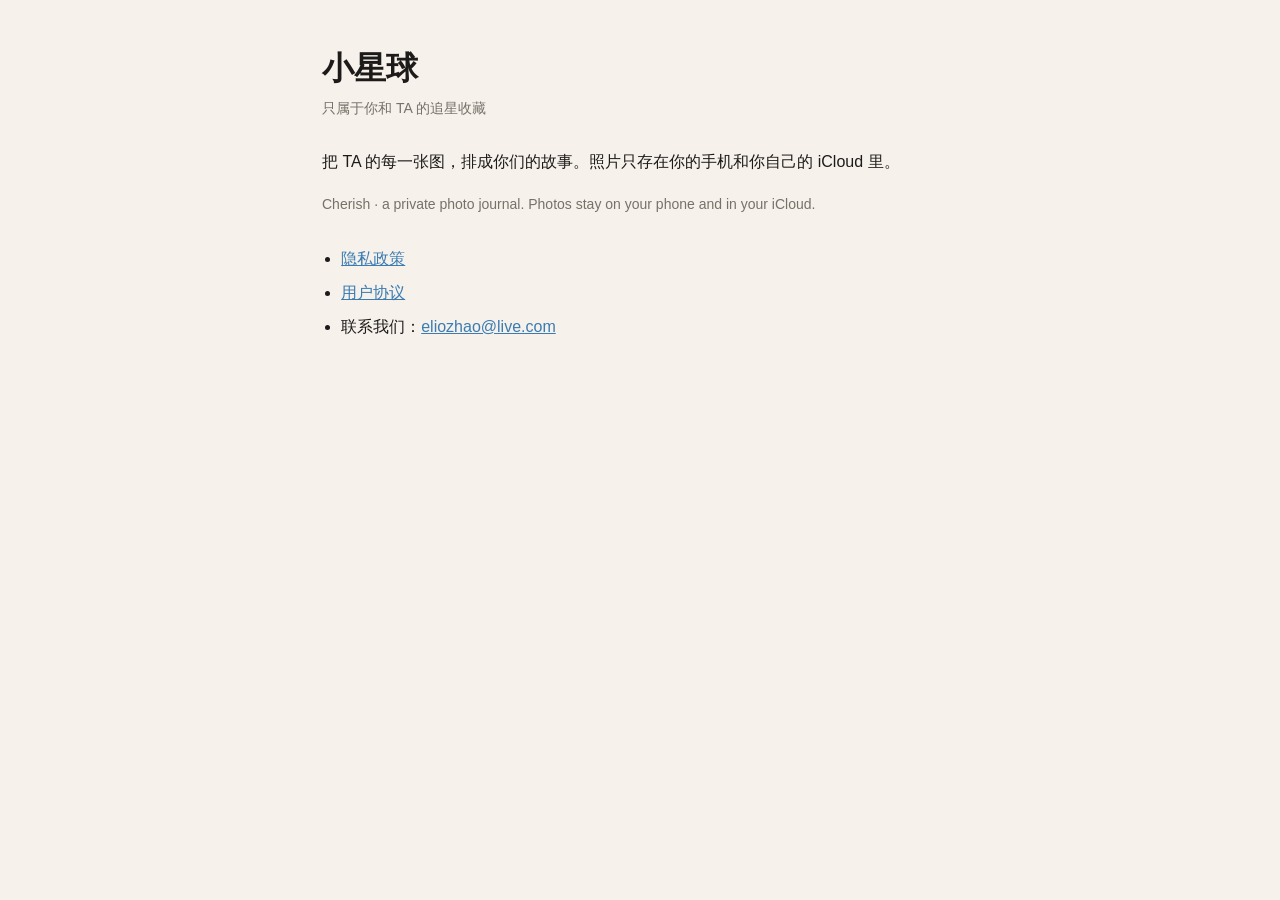
<file: index.html>
<!doctype html>
<html lang="zh-Hans">
<head>
<meta charset="utf-8">
<meta name="viewport" content="width=device-width, initial-scale=1">
<title>小星球</title>
<link rel="stylesheet" href="style.css">
</head>
<body>
<main>
<h1>小星球</h1>
<p class="meta">只属于你和 TA 的追星收藏</p>
<p>把 TA 的每一张图，排成你们的故事。照片只存在你的手机和你自己的 iCloud 里。</p>
<p class="meta">Cherish · a private photo journal. Photos stay on your phone and in your iCloud.</p>
<ul>
<li><a href="privacy.html">隐私政策</a></li>
<li><a href="terms.html">用户协议</a></li>
<li>联系我们：<a href="mailto:eliozhao@live.com">eliozhao@live.com</a></li>
</ul>
</main>
</body>
</html>
</file>
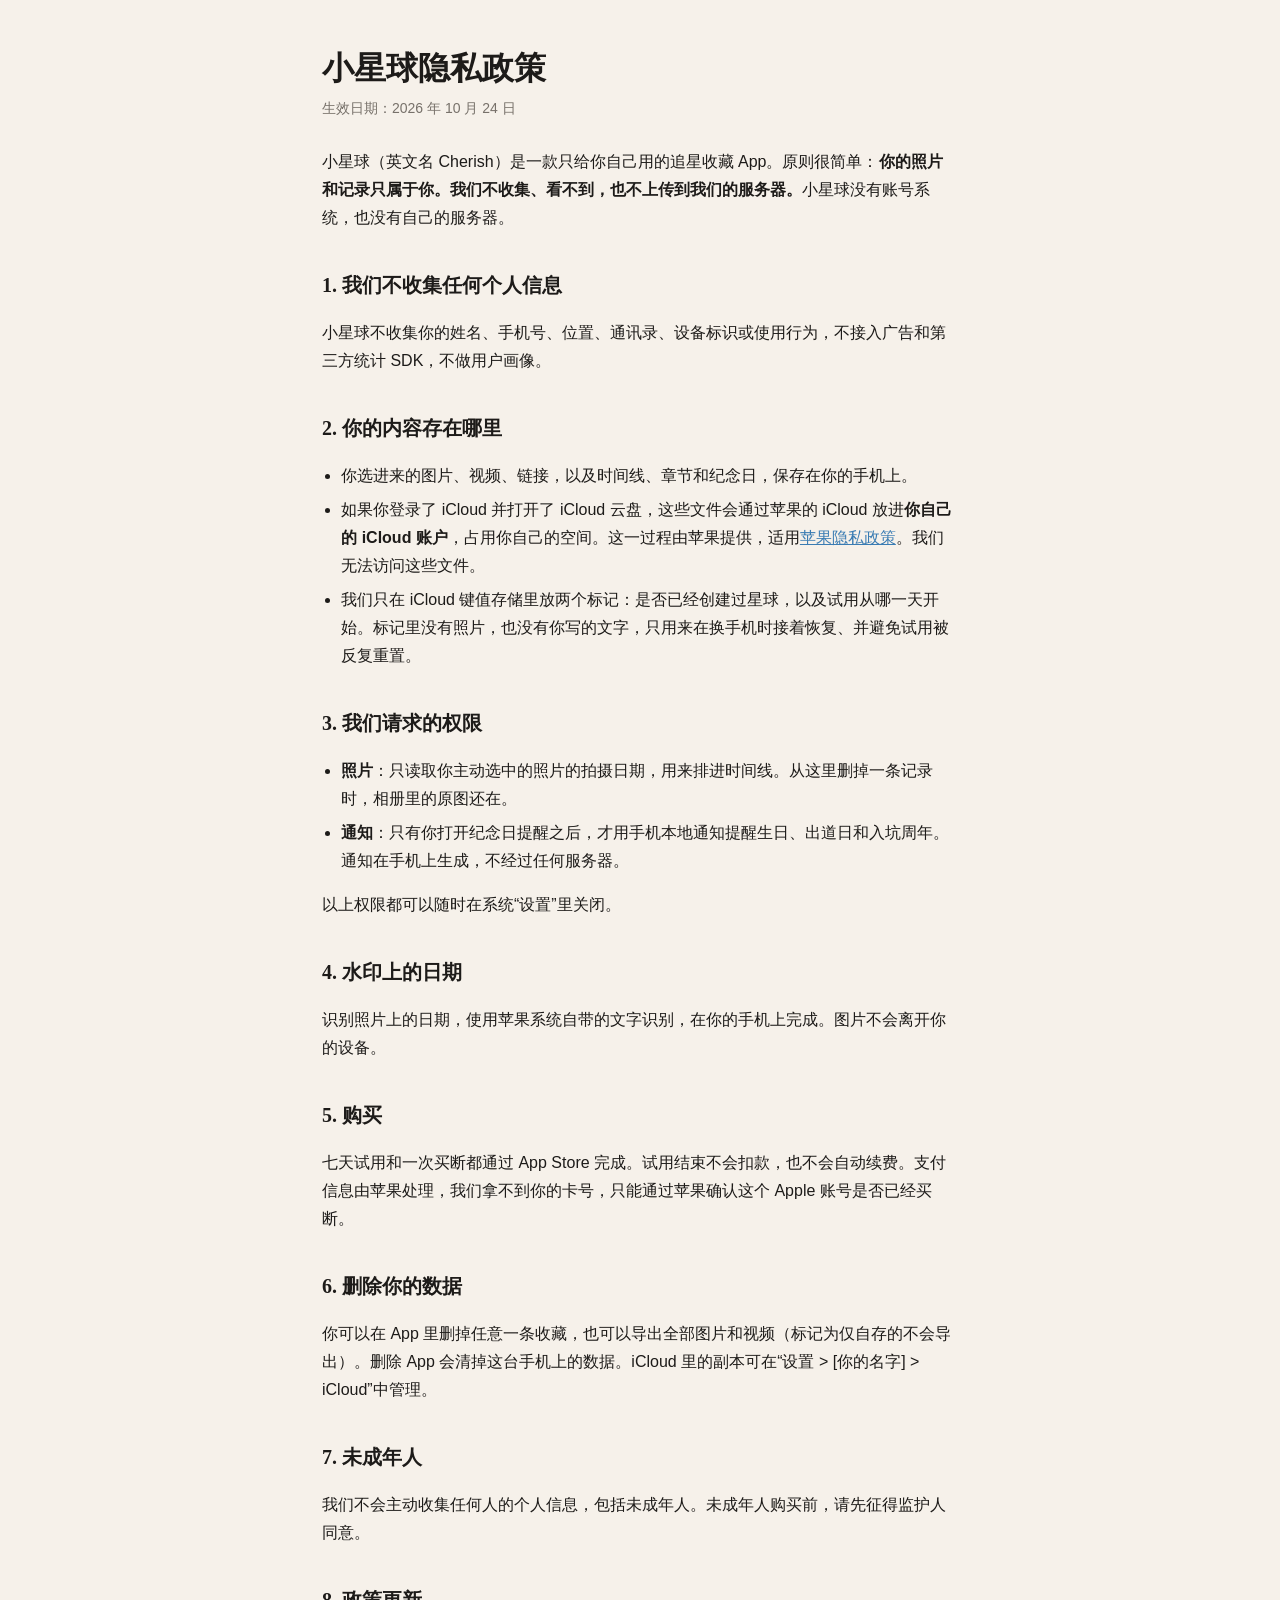
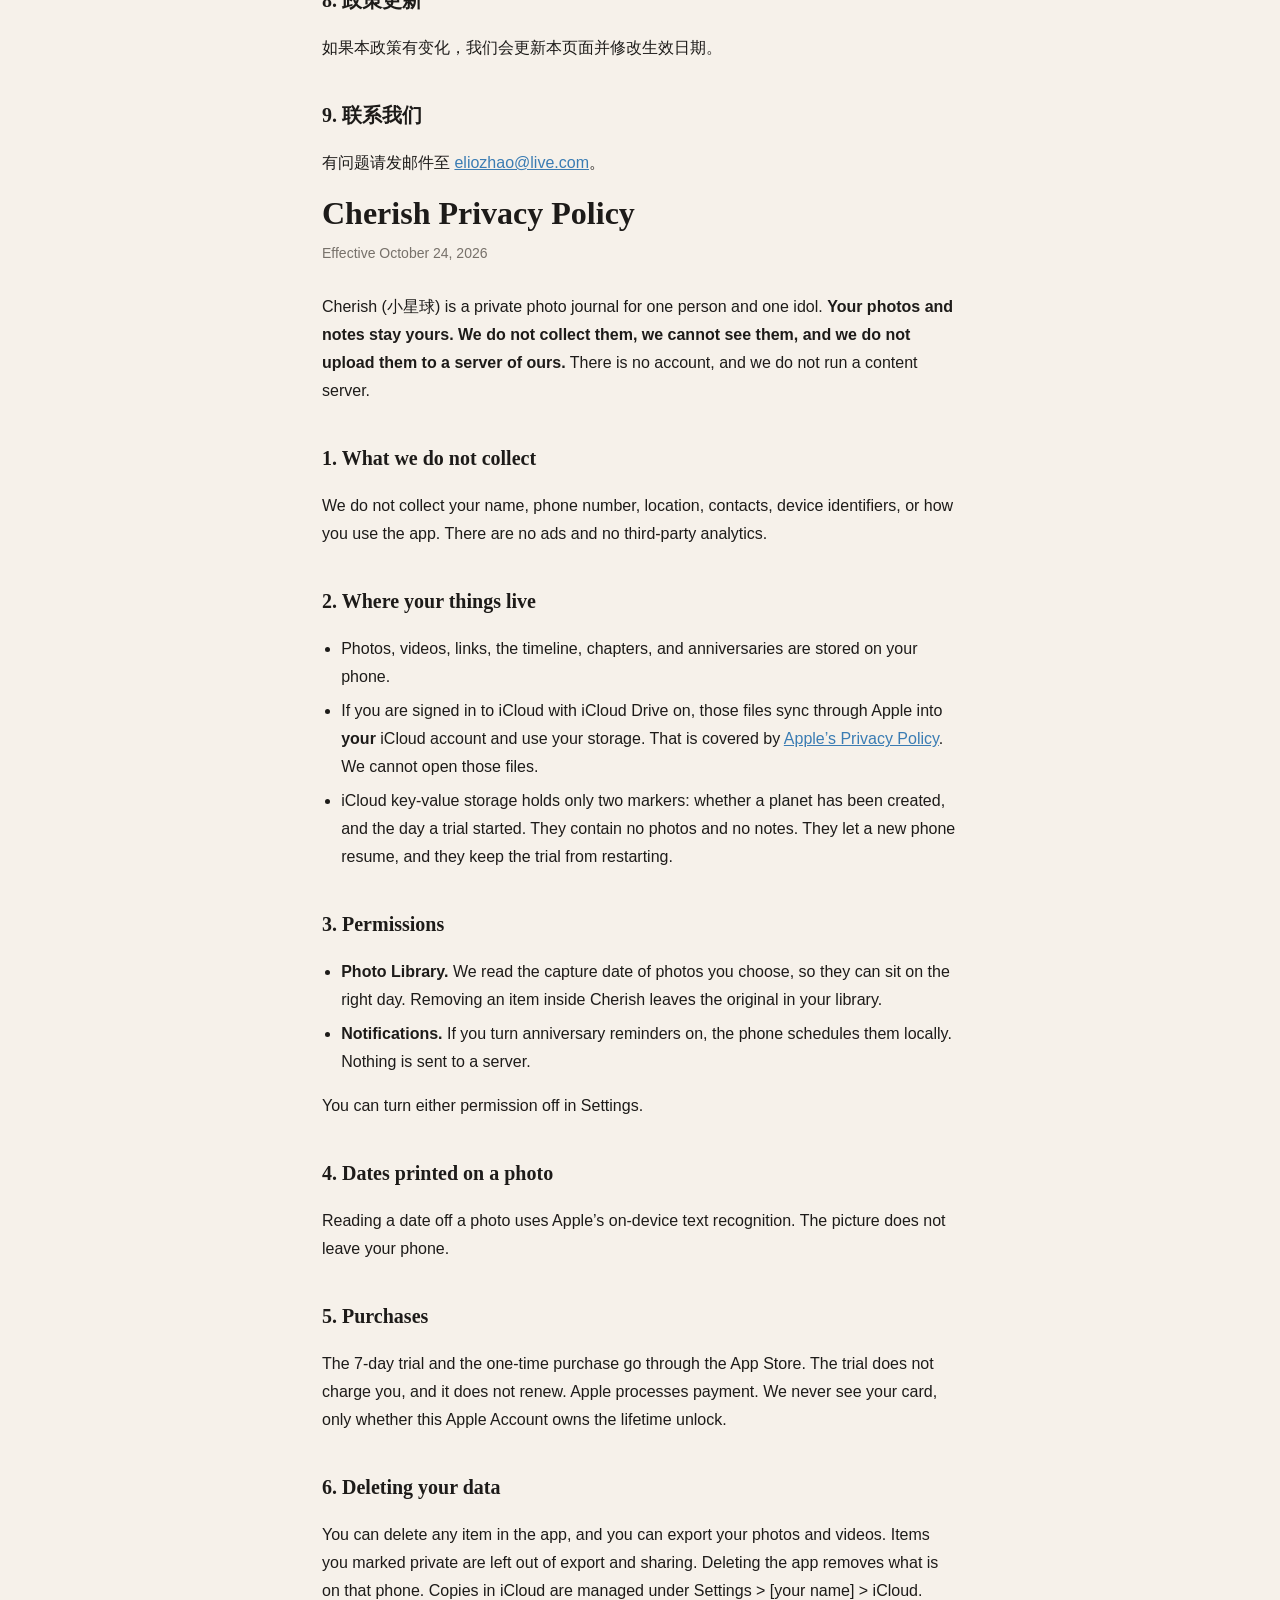
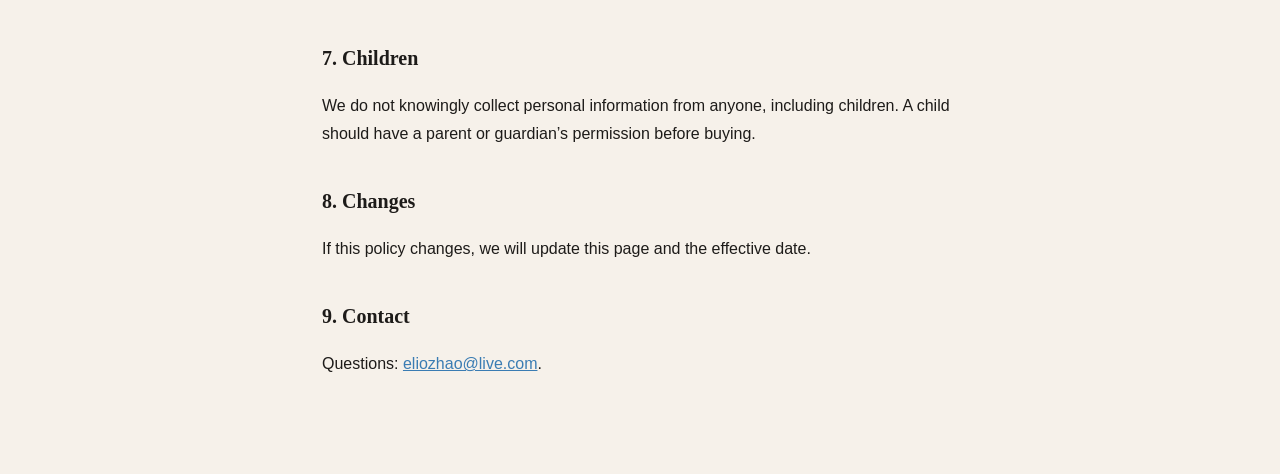
<file: privacy.html>
<!doctype html>
<html lang="zh-Hans">
<head>
<meta charset="utf-8">
<meta name="viewport" content="width=device-width, initial-scale=1">
<title>小星球 · 隐私政策 / Cherish Privacy</title>
<link rel="stylesheet" href="style.css">
</head>
<body>
<main>
<h1>小星球隐私政策</h1>
<p class="meta">生效日期：2026 年 10 月 24 日</p>

<p>小星球（英文名 Cherish）是一款只给你自己用的追星收藏 App。原则很简单：<strong>你的照片和记录只属于你。我们不收集、看不到，也不上传到我们的服务器。</strong>小星球没有账号系统，也没有自己的服务器。</p>

<h2>1. 我们不收集任何个人信息</h2>
<p>小星球不收集你的姓名、手机号、位置、通讯录、设备标识或使用行为，不接入广告和第三方统计 SDK，不做用户画像。</p>

<h2>2. 你的内容存在哪里</h2>
<ul>
<li>你选进来的图片、视频、链接，以及时间线、章节和纪念日，保存在你的手机上。</li>
<li>如果你登录了 iCloud 并打开了 iCloud 云盘，这些文件会通过苹果的 iCloud 放进<strong>你自己的 iCloud 账户</strong>，占用你自己的空间。这一过程由苹果提供，适用<a href="https://www.apple.com/legal/privacy/">苹果隐私政策</a>。我们无法访问这些文件。</li>
<li>我们只在 iCloud 键值存储里放两个标记：是否已经创建过星球，以及试用从哪一天开始。标记里没有照片，也没有你写的文字，只用来在换手机时接着恢复、并避免试用被反复重置。</li>
</ul>

<h2>3. 我们请求的权限</h2>
<ul>
<li><strong>照片</strong>：只读取你主动选中的照片的拍摄日期，用来排进时间线。从这里删掉一条记录时，相册里的原图还在。</li>
<li><strong>通知</strong>：只有你打开纪念日提醒之后，才用手机本地通知提醒生日、出道日和入坑周年。通知在手机上生成，不经过任何服务器。</li>
</ul>
<p>以上权限都可以随时在系统“设置”里关闭。</p>

<h2>4. 水印上的日期</h2>
<p>识别照片上的日期，使用苹果系统自带的文字识别，在你的手机上完成。图片不会离开你的设备。</p>

<h2>5. 购买</h2>
<p>七天试用和一次买断都通过 App Store 完成。试用结束不会扣款，也不会自动续费。支付信息由苹果处理，我们拿不到你的卡号，只能通过苹果确认这个 Apple 账号是否已经买断。</p>

<h2>6. 删除你的数据</h2>
<p>你可以在 App 里删掉任意一条收藏，也可以导出全部图片和视频（标记为仅自存的不会导出）。删除 App 会清掉这台手机上的数据。iCloud 里的副本可在“设置 &gt; [你的名字] &gt; iCloud”中管理。</p>

<h2>7. 未成年人</h2>
<p>我们不会主动收集任何人的个人信息，包括未成年人。未成年人购买前，请先征得监护人同意。</p>

<h2>8. 政策更新</h2>
<p>如果本政策有变化，我们会更新本页面并修改生效日期。</p>

<h2>9. 联系我们</h2>
<p>有问题请发邮件至 <a href="mailto:eliozhao@live.com">eliozhao@live.com</a>。</p>

<h1>Cherish Privacy Policy</h1>
<p class="meta">Effective October 24, 2026</p>

<p>Cherish (小星球) is a private photo journal for one person and one idol. <strong>Your photos and notes stay yours. We do not collect them, we cannot see them, and we do not upload them to a server of ours.</strong> There is no account, and we do not run a content server.</p>

<h2>1. What we do not collect</h2>
<p>We do not collect your name, phone number, location, contacts, device identifiers, or how you use the app. There are no ads and no third-party analytics.</p>

<h2>2. Where your things live</h2>
<ul>
<li>Photos, videos, links, the timeline, chapters, and anniversaries are stored on your phone.</li>
<li>If you are signed in to iCloud with iCloud Drive on, those files sync through Apple into <strong>your</strong> iCloud account and use your storage. That is covered by <a href="https://www.apple.com/legal/privacy/">Apple’s Privacy Policy</a>. We cannot open those files.</li>
<li>iCloud key-value storage holds only two markers: whether a planet has been created, and the day a trial started. They contain no photos and no notes. They let a new phone resume, and they keep the trial from restarting.</li>
</ul>

<h2>3. Permissions</h2>
<ul>
<li><strong>Photo Library.</strong> We read the capture date of photos you choose, so they can sit on the right day. Removing an item inside Cherish leaves the original in your library.</li>
<li><strong>Notifications.</strong> If you turn anniversary reminders on, the phone schedules them locally. Nothing is sent to a server.</li>
</ul>
<p>You can turn either permission off in Settings.</p>

<h2>4. Dates printed on a photo</h2>
<p>Reading a date off a photo uses Apple’s on-device text recognition. The picture does not leave your phone.</p>

<h2>5. Purchases</h2>
<p>The 7-day trial and the one-time purchase go through the App Store. The trial does not charge you, and it does not renew. Apple processes payment. We never see your card, only whether this Apple Account owns the lifetime unlock.</p>

<h2>6. Deleting your data</h2>
<p>You can delete any item in the app, and you can export your photos and videos. Items you marked private are left out of export and sharing. Deleting the app removes what is on that phone. Copies in iCloud are managed under Settings &gt; [your name] &gt; iCloud.</p>

<h2>7. Children</h2>
<p>We do not knowingly collect personal information from anyone, including children. A child should have a parent or guardian’s permission before buying.</p>

<h2>8. Changes</h2>
<p>If this policy changes, we will update this page and the effective date.</p>

<h2>9. Contact</h2>
<p>Questions: <a href="mailto:eliozhao@live.com">eliozhao@live.com</a>.</p>
</main>
</body>
</html>
</file>
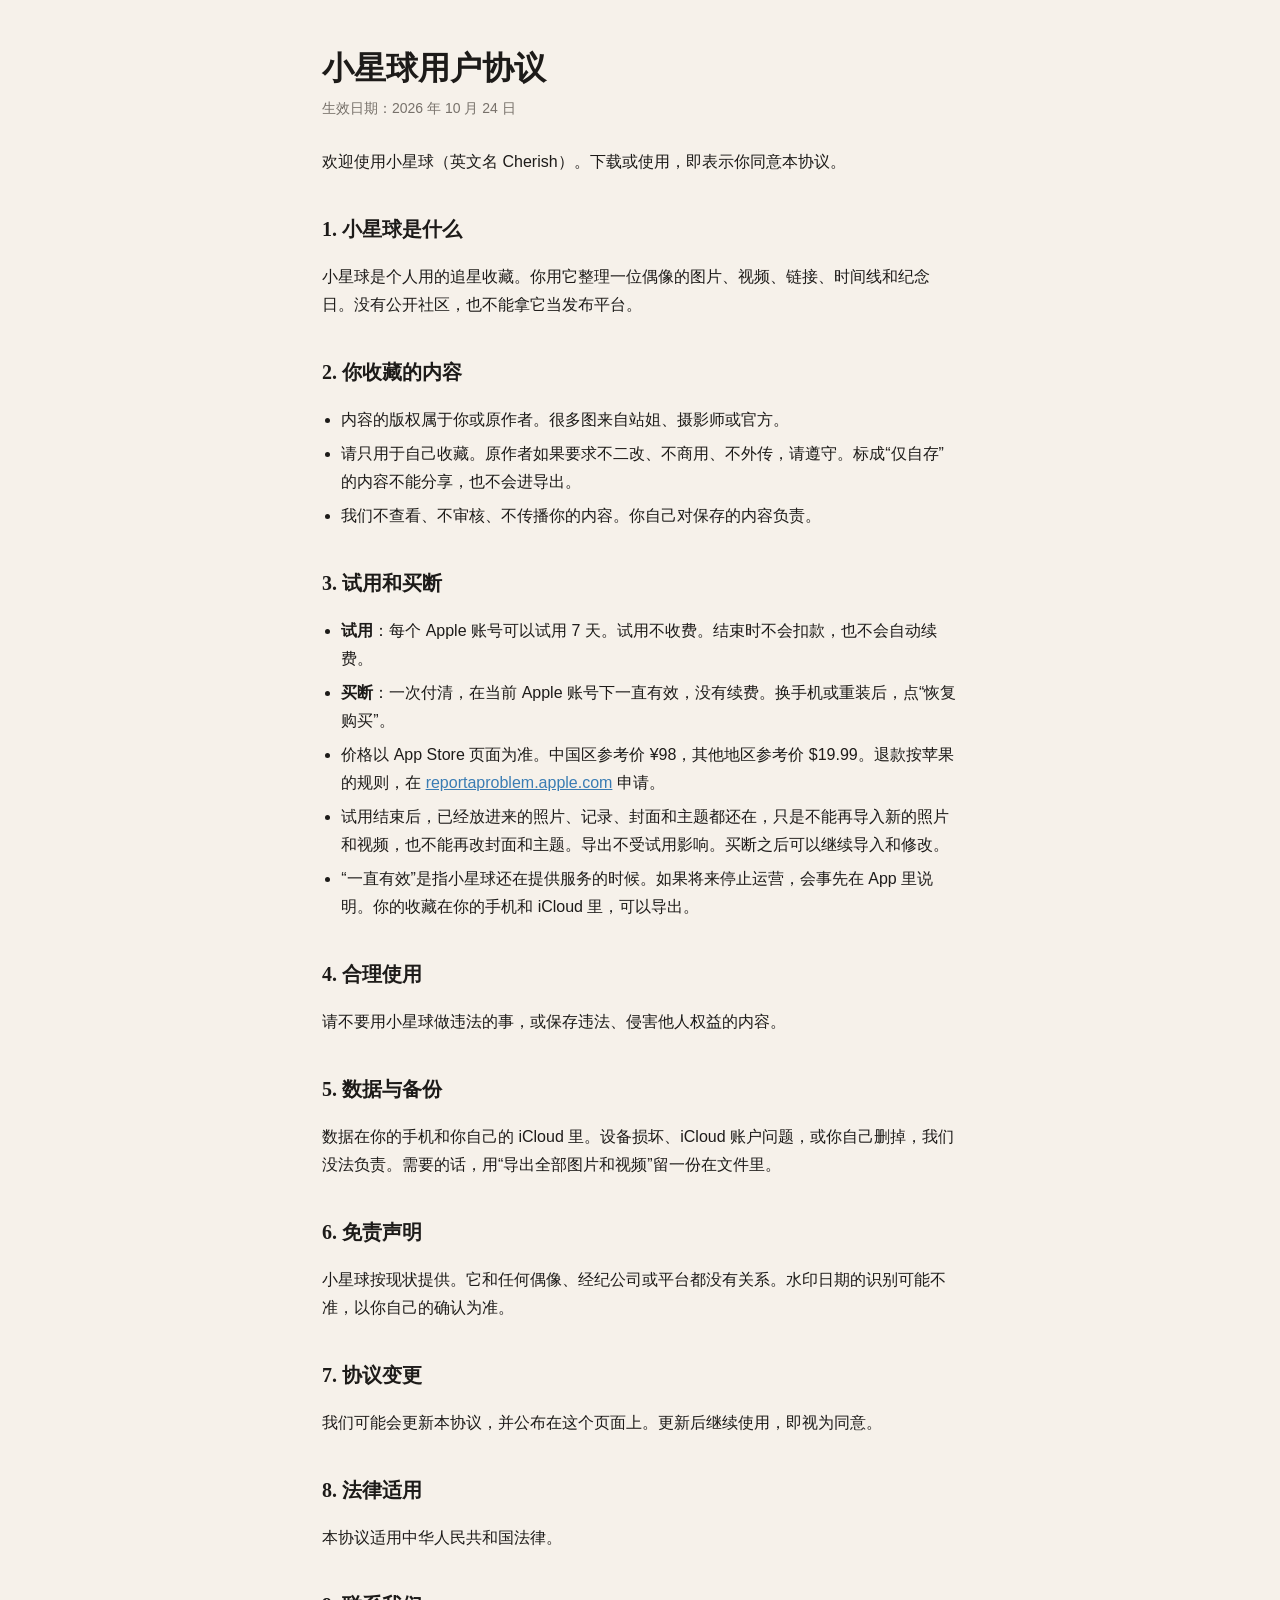
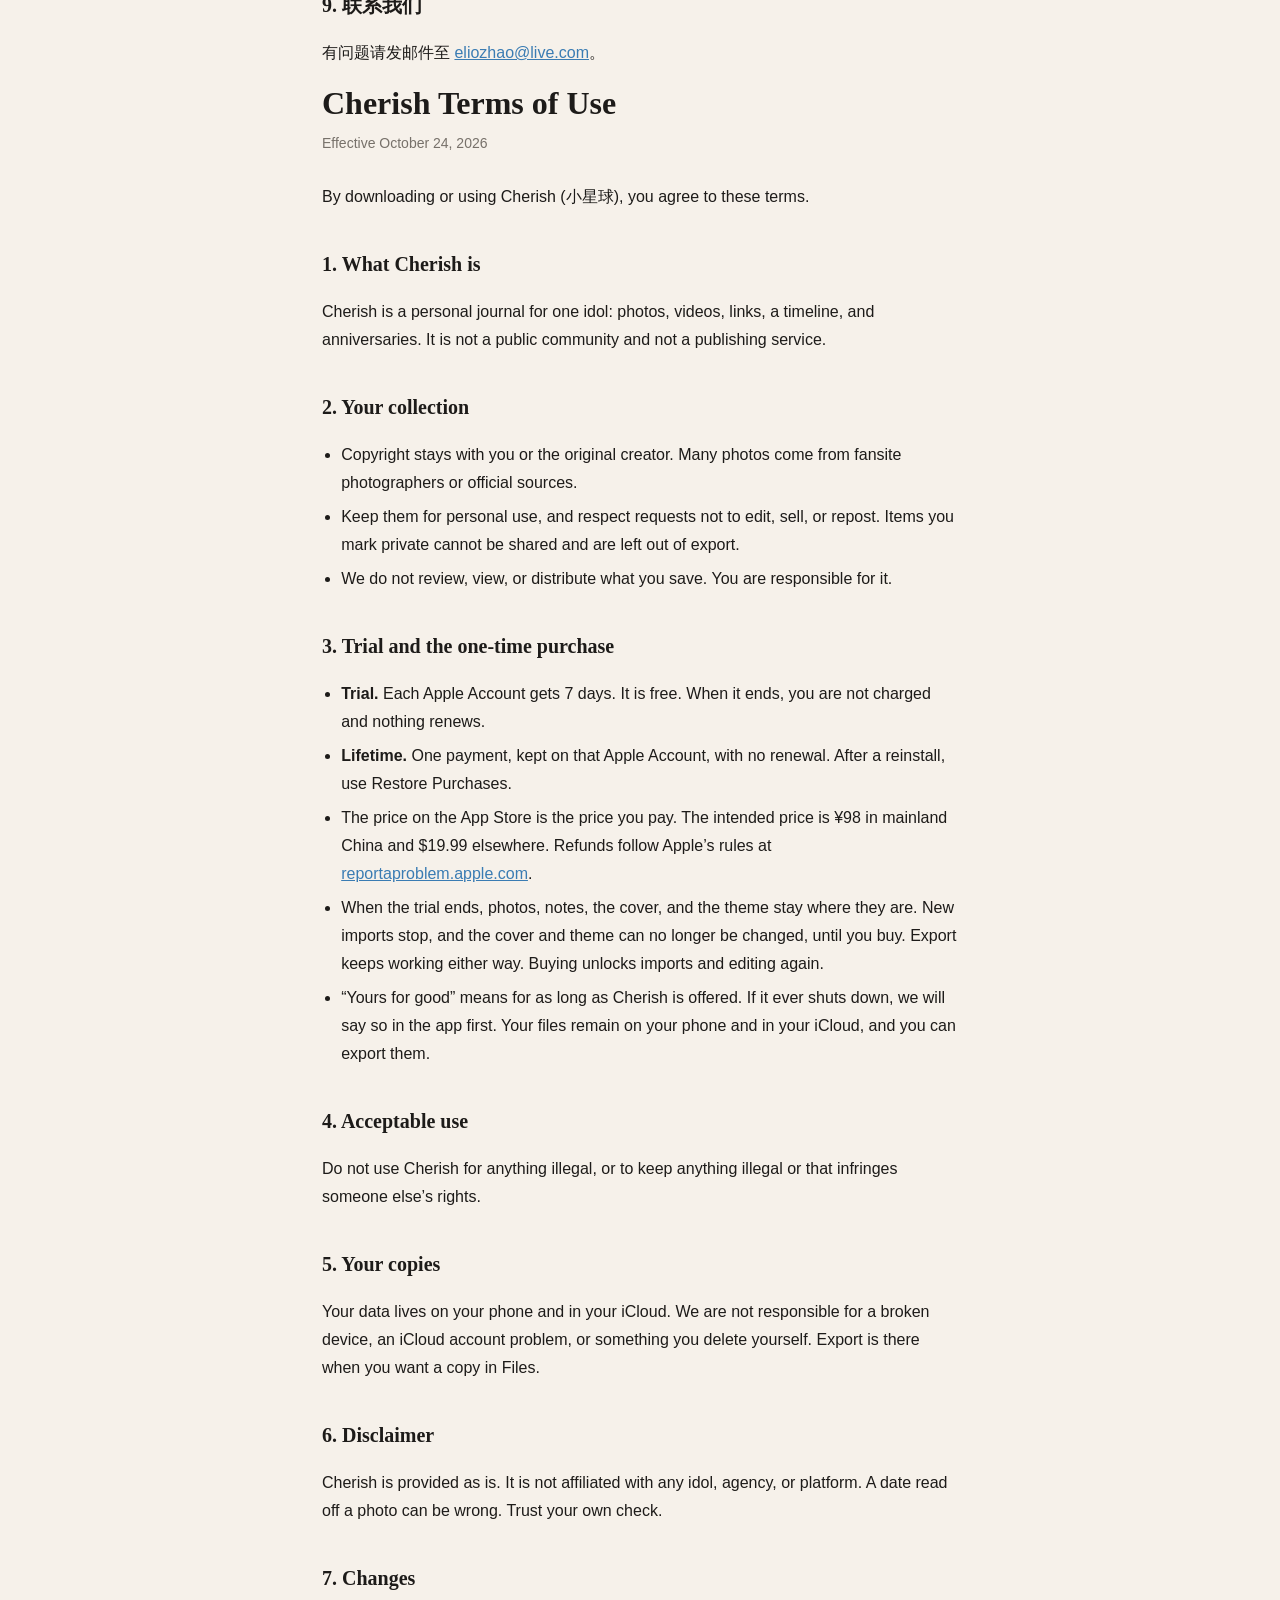
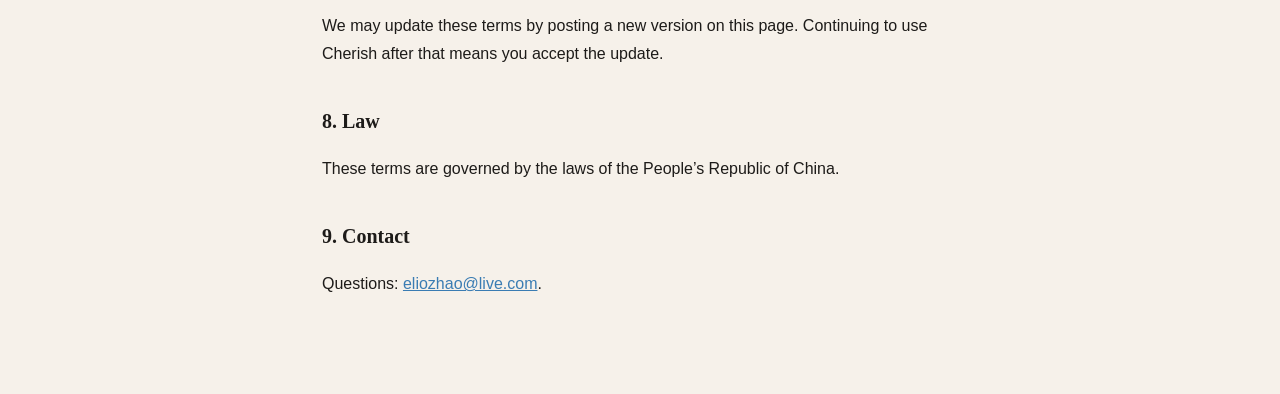
<file: terms.html>
<!doctype html>
<html lang="zh-Hans">
<head>
<meta charset="utf-8">
<meta name="viewport" content="width=device-width, initial-scale=1">
<title>小星球 · 用户协议 / Cherish Terms</title>
<link rel="stylesheet" href="style.css">
</head>
<body>
<main>
<h1>小星球用户协议</h1>
<p class="meta">生效日期：2026 年 10 月 24 日</p>

<p>欢迎使用小星球（英文名 Cherish）。下载或使用，即表示你同意本协议。</p>

<h2>1. 小星球是什么</h2>
<p>小星球是个人用的追星收藏。你用它整理一位偶像的图片、视频、链接、时间线和纪念日。没有公开社区，也不能拿它当发布平台。</p>

<h2>2. 你收藏的内容</h2>
<ul>
<li>内容的版权属于你或原作者。很多图来自站姐、摄影师或官方。</li>
<li>请只用于自己收藏。原作者如果要求不二改、不商用、不外传，请遵守。标成“仅自存”的内容不能分享，也不会进导出。</li>
<li>我们不查看、不审核、不传播你的内容。你自己对保存的内容负责。</li>
</ul>

<h2>3. 试用和买断</h2>
<ul>
<li><strong>试用</strong>：每个 Apple 账号可以试用 7 天。试用不收费。结束时不会扣款，也不会自动续费。</li>
<li><strong>买断</strong>：一次付清，在当前 Apple 账号下一直有效，没有续费。换手机或重装后，点“恢复购买”。</li>
<li>价格以 App Store 页面为准。中国区参考价 ¥98，其他地区参考价 $19.99。退款按苹果的规则，在 <a href="https://reportaproblem.apple.com">reportaproblem.apple.com</a> 申请。</li>
<li>试用结束后，已经放进来的照片、记录、封面和主题都还在，只是不能再导入新的照片和视频，也不能再改封面和主题。导出不受试用影响。买断之后可以继续导入和修改。</li>
<li>“一直有效”是指小星球还在提供服务的时候。如果将来停止运营，会事先在 App 里说明。你的收藏在你的手机和 iCloud 里，可以导出。</li>
</ul>

<h2>4. 合理使用</h2>
<p>请不要用小星球做违法的事，或保存违法、侵害他人权益的内容。</p>

<h2>5. 数据与备份</h2>
<p>数据在你的手机和你自己的 iCloud 里。设备损坏、iCloud 账户问题，或你自己删掉，我们没法负责。需要的话，用“导出全部图片和视频”留一份在文件里。</p>

<h2>6. 免责声明</h2>
<p>小星球按现状提供。它和任何偶像、经纪公司或平台都没有关系。水印日期的识别可能不准，以你自己的确认为准。</p>

<h2>7. 协议变更</h2>
<p>我们可能会更新本协议，并公布在这个页面上。更新后继续使用，即视为同意。</p>

<h2>8. 法律适用</h2>
<p>本协议适用中华人民共和国法律。</p>

<h2>9. 联系我们</h2>
<p>有问题请发邮件至 <a href="mailto:eliozhao@live.com">eliozhao@live.com</a>。</p>

<h1>Cherish Terms of Use</h1>
<p class="meta">Effective October 24, 2026</p>

<p>By downloading or using Cherish (小星球), you agree to these terms.</p>

<h2>1. What Cherish is</h2>
<p>Cherish is a personal journal for one idol: photos, videos, links, a timeline, and anniversaries. It is not a public community and not a publishing service.</p>

<h2>2. Your collection</h2>
<ul>
<li>Copyright stays with you or the original creator. Many photos come from fansite photographers or official sources.</li>
<li>Keep them for personal use, and respect requests not to edit, sell, or repost. Items you mark private cannot be shared and are left out of export.</li>
<li>We do not review, view, or distribute what you save. You are responsible for it.</li>
</ul>

<h2>3. Trial and the one-time purchase</h2>
<ul>
<li><strong>Trial.</strong> Each Apple Account gets 7 days. It is free. When it ends, you are not charged and nothing renews.</li>
<li><strong>Lifetime.</strong> One payment, kept on that Apple Account, with no renewal. After a reinstall, use Restore Purchases.</li>
<li>The price on the App Store is the price you pay. The intended price is ¥98 in mainland China and $19.99 elsewhere. Refunds follow Apple’s rules at <a href="https://reportaproblem.apple.com">reportaproblem.apple.com</a>.</li>
<li>When the trial ends, photos, notes, the cover, and the theme stay where they are. New imports stop, and the cover and theme can no longer be changed, until you buy. Export keeps working either way. Buying unlocks imports and editing again.</li>
<li>“Yours for good” means for as long as Cherish is offered. If it ever shuts down, we will say so in the app first. Your files remain on your phone and in your iCloud, and you can export them.</li>
</ul>

<h2>4. Acceptable use</h2>
<p>Do not use Cherish for anything illegal, or to keep anything illegal or that infringes someone else’s rights.</p>

<h2>5. Your copies</h2>
<p>Your data lives on your phone and in your iCloud. We are not responsible for a broken device, an iCloud account problem, or something you delete yourself. Export is there when you want a copy in Files.</p>

<h2>6. Disclaimer</h2>
<p>Cherish is provided as is. It is not affiliated with any idol, agency, or platform. A date read off a photo can be wrong. Trust your own check.</p>

<h2>7. Changes</h2>
<p>We may update these terms by posting a new version on this page. Continuing to use Cherish after that means you accept the update.</p>

<h2>8. Law</h2>
<p>These terms are governed by the laws of the People’s Republic of China.</p>

<h2>9. Contact</h2>
<p>Questions: <a href="mailto:eliozhao@live.com">eliozhao@live.com</a>.</p>
</main>
</body>
</html>
</file>
<file: style.css>
:root { color-scheme: light dark; --ink: #1d1b19; --muted: #77716a; --paper: #f6f1ea; --accent: #3a7cb3; }
@media (prefers-color-scheme: dark) { :root { --ink: #ece7df; --muted: #a39d95; --paper: #171513; --accent: #7db6e6; } }
* { box-sizing: border-box; }
body { margin: 0; background: var(--paper); color: var(--ink); font: 16px/1.75 -apple-system, "PingFang SC", "Helvetica Neue", sans-serif; }
main { max-width: 680px; margin: 0 auto; padding: 48px 22px 80px; }
h1 { font-family: "Songti SC", "Noto Serif SC", serif; font-size: 32px; line-height: 1.3; margin: 0 0 6px; }
h2 { font-family: "Songti SC", "Noto Serif SC", serif; font-size: 20px; margin: 36px 0 8px; }
.meta { color: var(--muted); font-size: 14px; margin: 0 0 28px; }
a { color: var(--accent); }
ul { padding-left: 1.2em; }
li { margin: 6px 0; }
</file>
